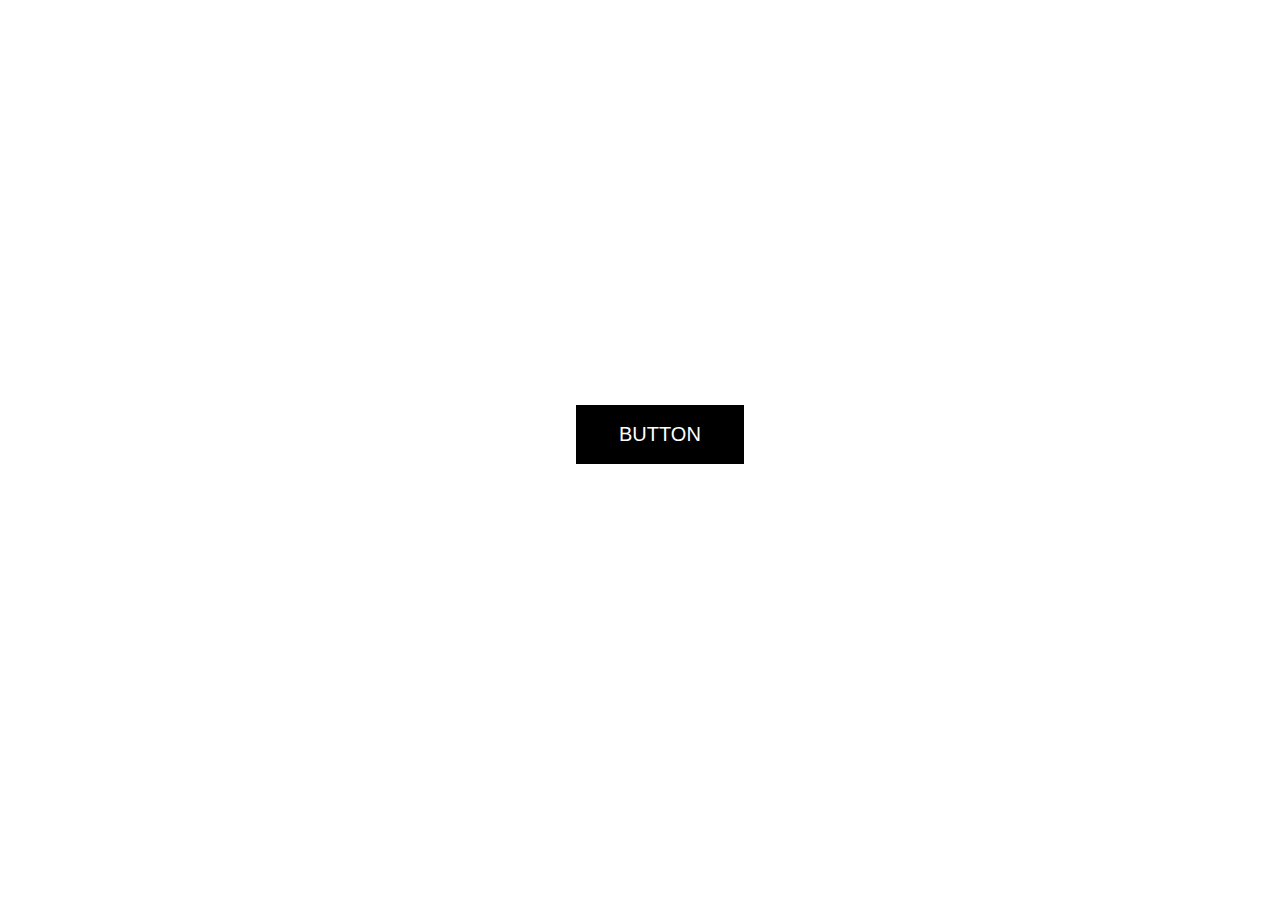
<file: flip-button/index.html>
<!DOCTYPE html>
<html lang="en">

<head>
  <meta charset="UTF-8">
  <meta name="viewport" content="width=device-width, initial-scale=1.0">
  <meta http-equiv="X-UA-Compatible" content="ie=edge">
  <link rel="stylesheet" href="main.css">
  <title>Flip Button Hover Effect</title>
</head>

<body>
  <div class="center">
    <a href="#" title="Button"></a>
  </div>
</body>

</html>
</file>
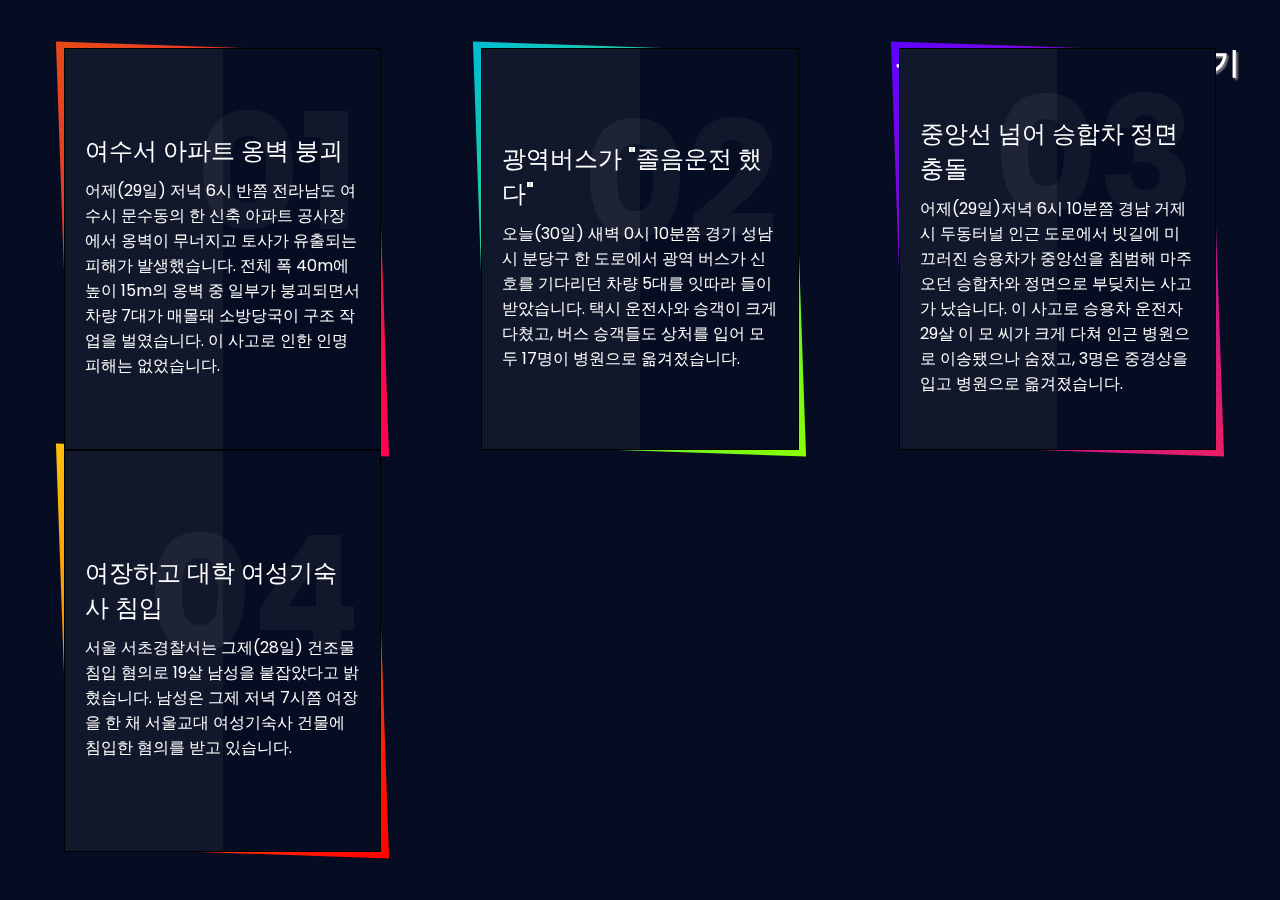
<file: hover-effect/index.html>
<!DOCTYPE html>
<html lang="en">
<head>
  <meta charset="UTF-8">
  <meta name="viewport" content="width=device-width, initial-scale=1.0">
  <meta http-equiv="X-UA-Compatible" content="ie=edge">
  <title>CSS Hover Effects</title>
  <link rel="stylesheet" href="main.css">
</head>
<body>
  <div class="title">유수환 기자의 세상 돌보기</div>
  <div class="container">
    <div class="box">
      <div class="content">
        <h2>01</h2>
        <h3>여수서 아파트 옹벽 붕괴</h3>
        <p>어제(29일) 저녁 6시 반쯤 전라남도 여수시 문수동의 한 신축 아파트 공사장에서 옹벽이 무너지고 토사가 유출되는 피해가 발생했습니다.
          전체 폭 40m에 높이 15m의 옹벽 중 일부가 붕괴되면서 차량 7대가 매몰돼 소방당국이 구조 작업을 벌였습니다. 이 사고로 인한 인명피해는 없었습니다.
        </p>
        <a href="#">기사 더보기</a>
      </div>
    </div>
    <div class="box">
      <div class="content">
        <h2>02</h2>
        <h3>광역버스가 "졸음운전 했다"</h3>
        <p>오늘(30일) 새벽 0시 10분쯤 경기 성남시 분당구 한 도로에서 광역 버스가 신호를 기다리던 차량 5대를 잇따라 들이받았습니다.
          택시 운전사와 승객이 크게 다쳤고, 버스 승객들도 상처를 입어 모두 17명이 병원으로 옮겨졌습니다.</p>
        <a href="#">기사 더보기</a>      
      </div>
    </div>
    <div class="box">
      <div class="content">
        <h2>03</h2>
        <h3>중앙선 넘어 승합차 정면충돌</h3>
        <p>어제(29일)저녁 6시 10분쯤 경남 거제시 두동터널 인근 도로에서 빗길에 미끄러진 승용차가 중앙선을 침범해 마주 오던 승합차와 정면으로 부딪치는 사고가 났습니다.
          이 사고로 승용차 운전자 29살 이 모 씨가 크게 다쳐 인근 병원으로 이송됐으나 숨졌고, 3명은 중경상을 입고 병원으로 옮겨졌습니다.</p>
        <a href="#">기사 더보기</a>     
      </div>
    </div>
    <div class="box">
      <div class="content">
        <h2>04</h2>
        <h3>여장하고 대학 여성기숙사 침입</h3>
        <p>서울 서초경찰서는 그제(28일) 건조물침입 혐의로 19살 남성을 붙잡았다고 밝혔습니다.
          남성은 그제 저녁 7시쯤 여장을 한 채 서울교대 여성기숙사 건물에 침입한 혐의를 받고 있습니다.</p>
        <a href="#">기사 더보기</a>     
      </div>
    </div>
  </div>
</body>
</html>
</file>
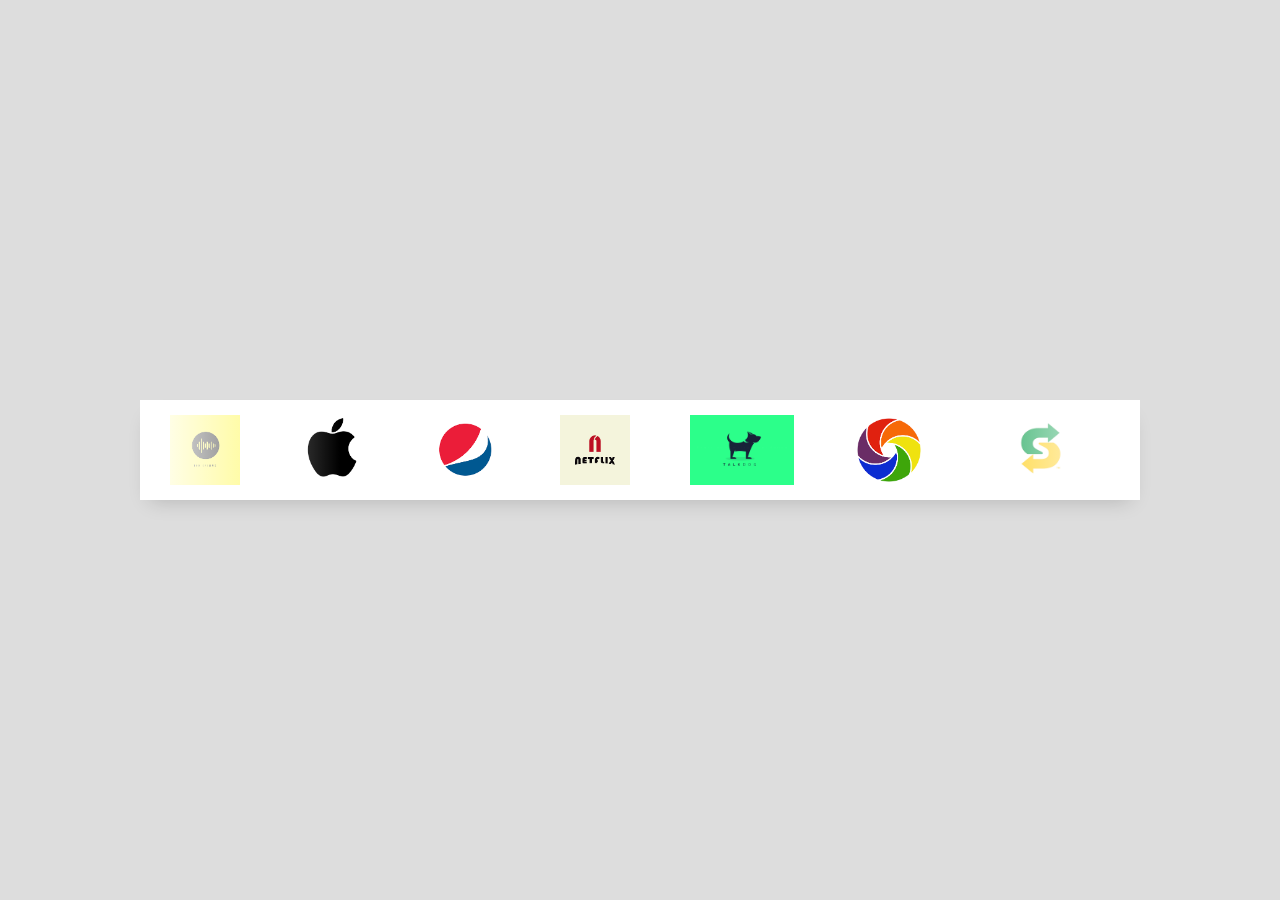
<file: image-carousel/index.html>
<!DOCTYPE html>
<html lang="en">
<head>
  <meta charset="UTF-8">
  <meta name="viewport" content="width=device-width, initial-scale=1.0">
  <meta http-equiv="X-UA-Compatible" content="ie=edge">
  <link rel="stylesheet" href="main.css">
  <title>image-carousel</title>
</head>
<body>
  <div class="wrapper">
    <div class="slider">
      <div class="slide">
        <img src="logo1.png" alt="">
        <img src="logo2.png" alt="">
        <img src="logo3.png" alt="">
        <img src="logo4.png" alt="">
        <img src="logo5.png" alt="">
        <img src="logo6.png" alt="">
        <img src="logo7.png" alt="">
      </div>
      <div class="slide">
        <img src="logo1.png" alt="">
        <img src="logo2.png" alt="">
        <img src="logo3.png" alt="">
        <img src="logo4.png" alt="">
        <img src="logo5.png" alt="">
        <img src="logo6.png" alt="">
        <img src="logo7.png" alt="">
      </div>
    </div>
  </div>
</body>
</html>
</file>
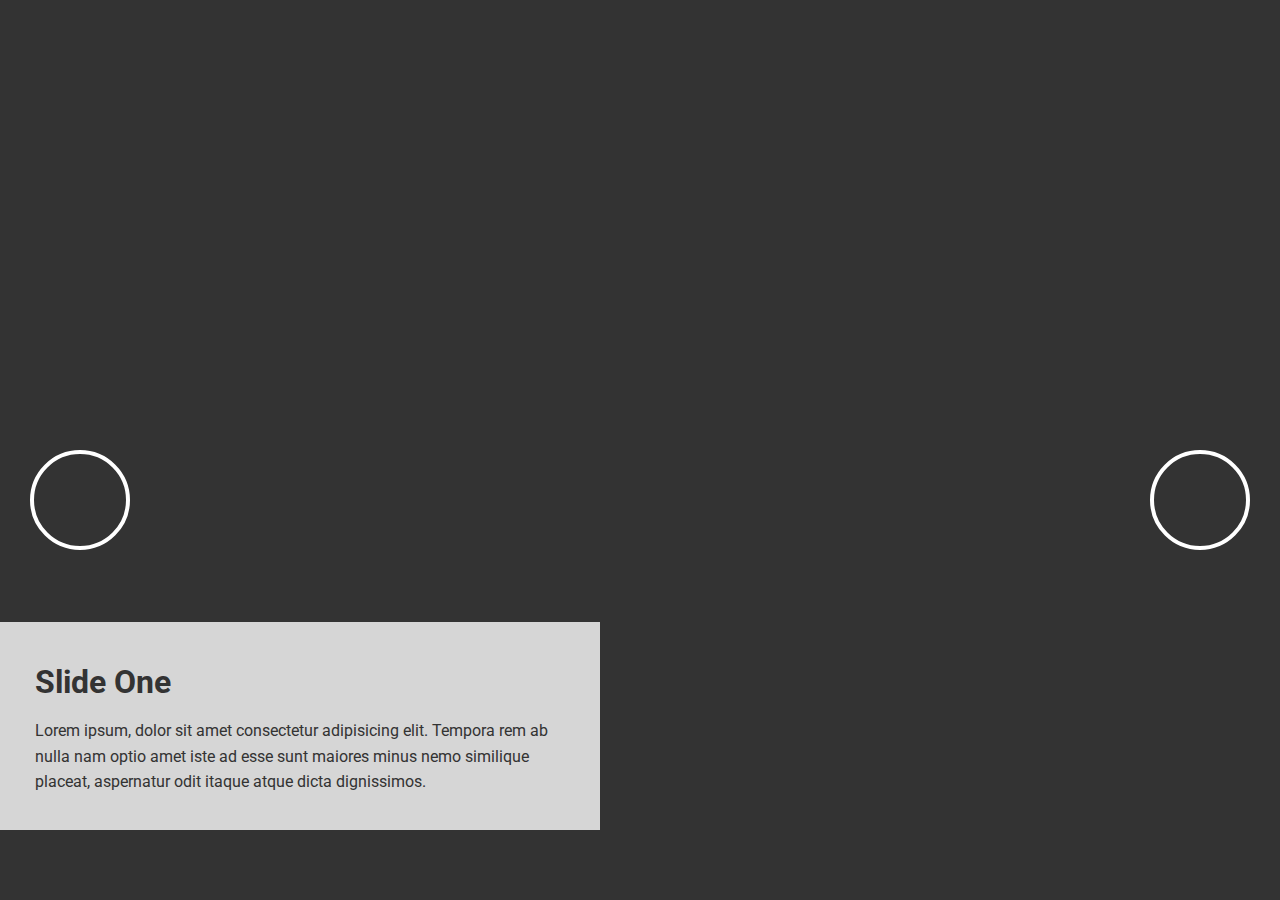
<file: image-slider/index.html>
<!DOCTYPE html>
<html lang="en">

<head>
  <meta charset="UTF-8">
  <meta name="viewport" content="width=device-width, initial-scale=1.0">
  <meta http-equiv="X-UA-Compatible" content="ie=edge">
  <title>Full Screeen Slider</title>
  <link rel="stylesheet" href="style.css">
  <link rel="stylesheet" href="https://use.fontawesome.com/releases/v5.8.2/css/all.css"
    integrity="sha384-oS3vJWv+0UjzBfQzYUhtDYW+Pj2yciDJxpsK1OYPAYjqT085Qq/1cq5FLXAZQ7Ay" crossorigin="anonymous">

</head>

<body>
  <div class="slider">
    <div class="slide current">
      <div class="content">
        <h1>Slide One</h1>
        <p>Lorem ipsum, dolor sit amet consectetur adipisicing elit. Tempora rem ab nulla nam optio amet iste ad esse
          sunt maiores minus nemo similique placeat, aspernatur odit itaque atque dicta dignissimos.</p>
      </div>
    </div>
    <div class="slide">
      <div class="content">
        <h1>Slide Two</h1>
        <p>Lorem ipsum, dolor sit amet consectetur adipisicing elit. Tempora rem ab nulla nam optio amet iste ad esse
          sunt maiores minus nemo similique placeat, aspernatur odit itaque atque dicta dignissimos.</p>
      </div>
    </div>
    <div class="slide">
      <div class="content">
        <h1>Slide Three</h1>
        <p>Lorem ipsum, dolor sit amet consectetur adipisicing elit. Tempora rem ab nulla nam optio amet iste ad esse
          sunt maiores minus nemo similique placeat, aspernatur odit itaque atque dicta dignissimos.</p>
      </div>
    </div>
    <div class="slide">
      <div class="content">
        <h1>Slide Four</h1>
        <p>Lorem ipsum, dolor sit amet consectetur adipisicing elit. Tempora rem ab nulla nam optio amet iste ad esse
          sunt maiores minus nemo similique placeat, aspernatur odit itaque atque dicta dignissimos.</p>
      </div>
    </div>
    <div class="slide">
      <div class="content">
        <h1>Slide Five</h1>
        <p>Lorem ipsum, dolor sit amet consectetur adipisicing elit. Tempora rem ab nulla nam optio amet iste ad esse
          sunt maiores minus nemo similique placeat, aspernatur odit itaque atque dicta dignissimos.</p>
      </div>
    </div>
    <div class="slide">
      <div class="content">
        <h1>Slide Six</h1>
        <p>Lorem ipsum, dolor sit amet consectetur adipisicing elit. Tempora rem ab nulla nam optio amet iste ad esse
          sunt maiores minus nemo similique placeat, aspernatur odit itaque atque dicta dignissimos.</p>
      </div>
    </div>
  </div>
  <div class="buttons">
    <button id="prev"><i class="fas fa-arrow-left"></i></button>
    <button id="next"><i class="fas fa-arrow-right"></i></button>
  </div>
  <script src="main.js"></script>
</body>

</html>
</file>
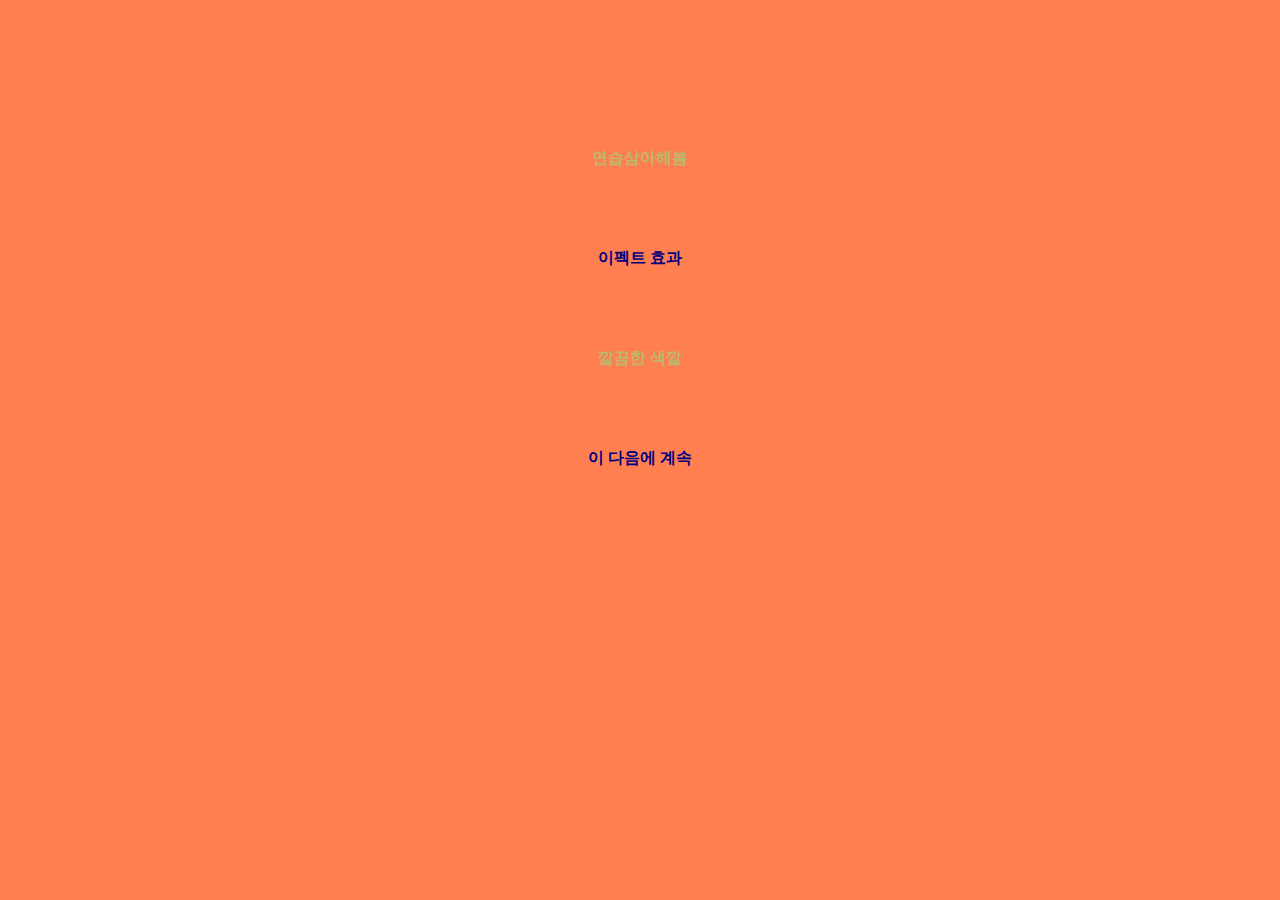
<file: slide-text-effect/TextEffect.html>
<!DOCTYPE html>
<html lang="en">
<head>
  <meta charset="UTF-8">
  <meta name="viewport" content="width=device-width, initial-scale=1.0">
  <meta http-equiv="X-UA-Compatible" content="ie=edge">
  <link rel="stylesheet" href="./main.css">
  <title>Sliding Text Effect</title>
</head>
<body>
  <div class="perspective-text">
    <div class="perspective-line">
      <p></p>
      <p>연습삼아해봄</p>
    </div>
    <div class="perspective-line">
      <p>연습삼아해봄</p>
      <p>이펙트 효과</p>
    </div>
    <div class="perspective-line">
      <p>이펙트 효과</p>
      <p>깔끔한 색깔</p>
    </div>
    <div class="perspective-line">
      <p>깔끔한 색깔</p>
      <p>이 다음에 계속</p>
    </div>
    <div class="perspective-line">
      <p>이 다음에 계속</p>
      <p></p>
    </div>
  </div>
</body>
</html>
</file>
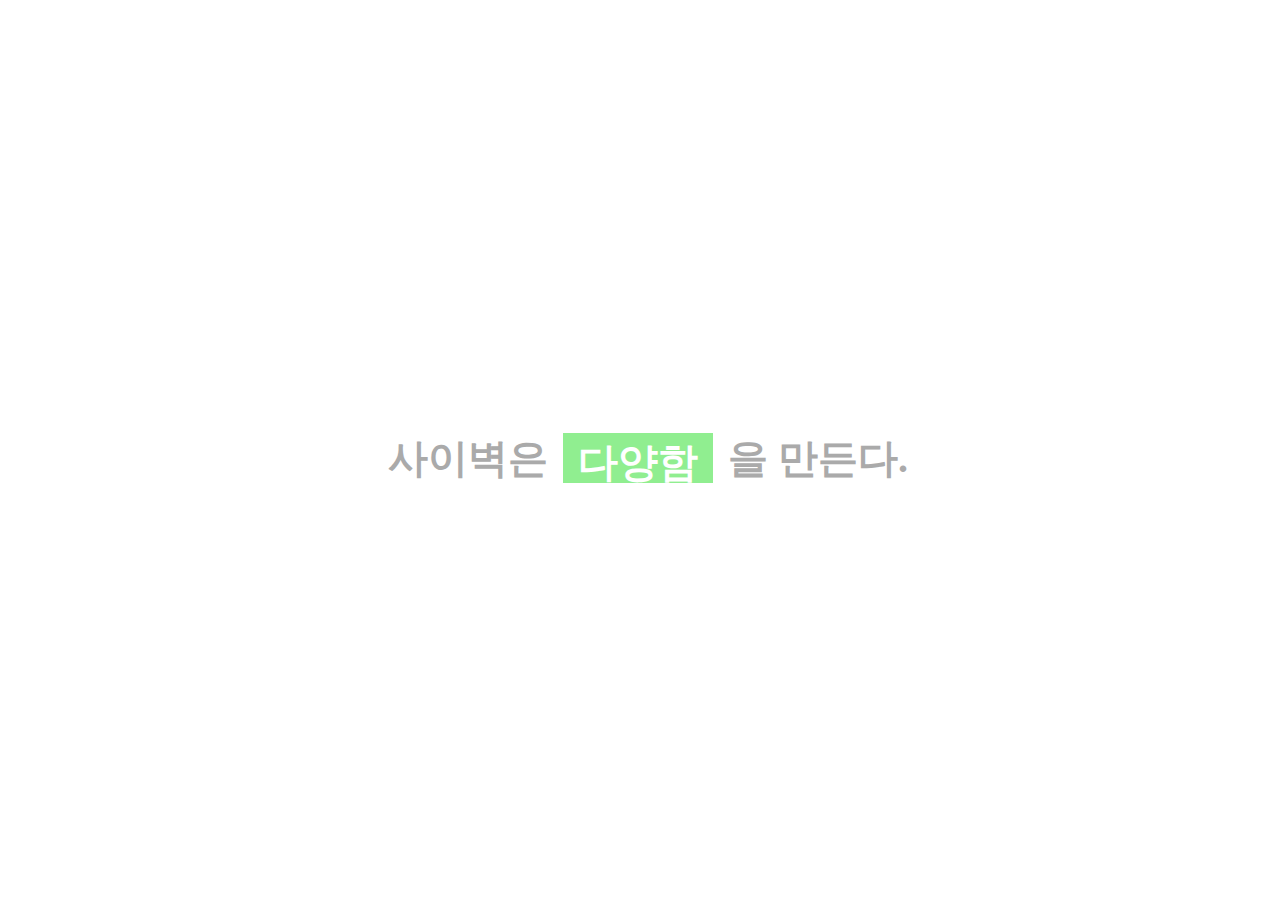
<file: text-animation/text-animation.html>
<!DOCTYPE html>
<html lang="en">

<head>
  <meta charset="UTF-8">
  <meta name="viewport" content="width=device-width, initial-scale=1.0">
  <meta http-equiv="X-UA-Compatible" content="ie=edge">
  <link rel="stylesheet" href="main.css">
  <title>Text-animation</title>
</head>

<body>
  <div class="content">
    <div class="slider-wrapper">
      사이벽은
      <div class="slider">
        <div class="slider-text1">다양함</div>
        <div class="slider-text2">감각</div>
        <div class="slider-text3">젊음</div>
      </div>
      <span class="span">을 만든다.</span>
    </div>
  </div>
</body>

</html>
</file>
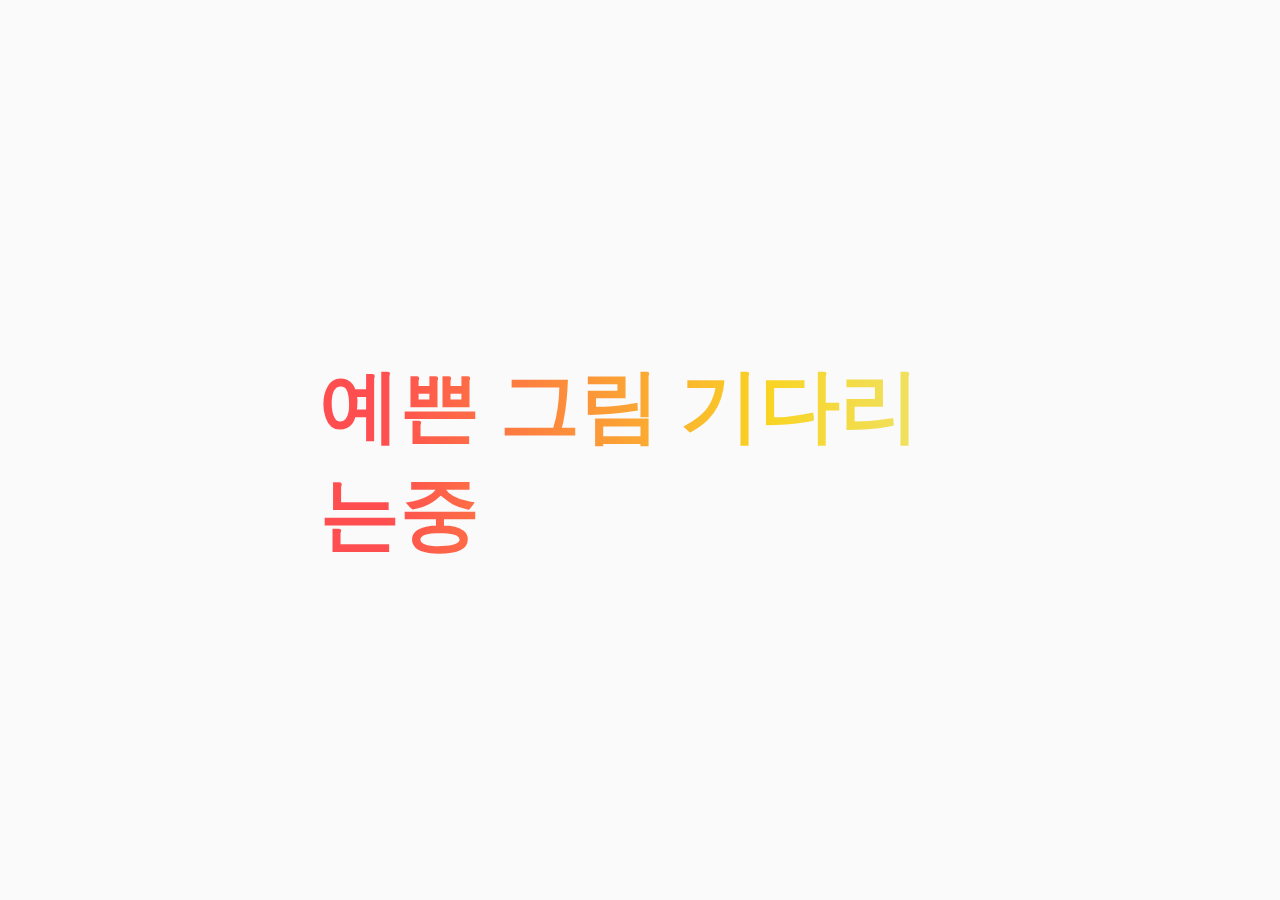
<file: components/loadings/text-loading.html>
<!DOCTYPE html>
<html lang="en">
<head>
  <meta charset="UTF-8">
  <meta name="viewport" content="width=device-width, initial-scale=1.0">
  <meta http-equiv="X-UA-Compatible" content="ie=edge">
  <title>Document</title>
  <style>
    body{
        background-color:#fafafa;
    }
    .container {
      position: absolute;
      top: 50%;
      left: 50%;
      -webkit-transform: translate(-50%, -50%);
          -ms-transform: translate(-50%, -50%);
              transform: translate(-50%, -50%);
    }
    .body--gradient {
      font-size: 5rem;
      -webkit-transition: all 1s ease;
      -o-transition: all 1s ease;
      transition: all 1s ease;
      color: #ede574;
      background-color: #ede574;
      background: -o-linear-gradient(left, #ff4e50 10% , #fc913a, #f9d423, #ede574);
      background: -webkit-linear-gradient(left, #ff4e50 10% , #fc913a, #f9d423, #ede574);
      -webkit-background-clip: text;
      -moz-background-clip: text;
      -webkit-text-fill-color: transparent;
      background-clip: text;
      -webkit-animation: body--gradient 2s infinite forwards ease-in-out;
      animation: body--gradient 2s infinite forwards ease-in-out;
      margin-bottom: 5%;
    }
    @keyframes body--gradient{
      30% {
        background: -webkit-linear-gradient(right, #ede574, #f9d423, #fc913a,#ff4e50);
        -webkit-background-clip: text;
        -webkit-text-fill-color: transparent;
        background-clip: text;
        background-position: -860px;
       }
    }
  </style>
</head>
<body>
  <div class="container">
    <h1 class="body--gradient">
      예쁜 그림 기다리는중
    </h1>
  </div>
</body>
<script>
  const text = ['꿈에 나온 그림 기다리기', '오늘 밤 시공할 벽화 뽑는중', '살아있는 색상 나오는중', '포트폴리오 뽑는중']
  const target = document.querySelector('.body--gradient')
  let index = 0
  let loading = true
  
  let textChange = setInterval(() => {
    target.textContent = text[index]
    index ++
  },2000)
  
  if (index > 3) {
    index = 0
    return clearInterval(textChange)
  }
  
  textChange()
  


  
  
</script>
</html>
</file>
<file: flip-button/main.css>
body {
  margin: 0;
  padding: 0;
}

.center {
  position: absolute;
  top: 45%;
  left: 45%;
  transform: translate(-50%, -50%);
}

a {
  font-size: 20px;
  font-family: arial;
  text-decoration: none;
  text-transform: uppercase;
  transform-style: preserve-3d;
  position: relative;
  transition: .5s;
}

a:before {
  content: attr(title);
  position: absolute;
  top: 0;
  left: 0;
  padding: 15px 40px;
  background: #fff;
  color: #000;
  border: 3px solid #000;
  transition: .5s;
  transform-origin: right;
  transform: translateX(-100%) rotateY(90deg);
}

a:after {
  content: attr(title);
  position: absolute;
  top: 0;
  left: 0;
  padding: 15px 40px;
  background: #000;
  color: #fff;
  border: 3px solid #000;
  transform-origin: left;
  transform: translateX(0) rotateY(0deg);
}

a:hover:before {
  transform: translateX(0) rotateY(0deg);
}

a:hover:after {
  transform: translateX(100%) rotateY(90deg);
}
</file>
<file: hover-effect/main.css>
@import url('https://fonts.googleapis.com/css?family=Poppins:100,200,300,400,500,600,700,800,900');

body {
  margin: 0;
  padding: 0;
  display: flex;
  justify-content: center;
  align-items: center;
  min-height: 100vh;
  background: #060c21;
  font-family: 'Poppins', sans-serif;
}

.title {
  position: fixed;
  color: #fff;
  top: 0;
  right: 0;
  padding: 40px;
  font-size: 30px;
  font-weight: 900;
  text-shadow: 2px 2px 2px gray;
}

.container {
  position: relative;
  width: 90%;
  display: grid;
  grid-template-columns: repeat(auto-fill, minmax(300px, 1fr));
  grid-gap: 0 100px;
  grid-template-rows: auto;
}

.container .box {
  position: relative;
  height: 400px;
  background: #060c21;
  display: flex;
  justify-content: center;
  align-items: center;
  border: 1px solid #000;
}

.container .box:before {
  content : '';
  position: absolute;
  top: -2px;
  left: -2px;
  right: -2px;
  bottom: -2px;
  background: #fff;
  transform: skew(2deg, 2deg);
  z-index: -1;
}

.container .box:nth-child(1):before {
  background: linear-gradient(315deg, #ff0057, #e64a19);
}
.container .box:nth-child(2):before {
  background: linear-gradient(315deg, #89ff00, #00bcd4);
}
.container .box:nth-child(3):before {
  background: linear-gradient(315deg, #e91e63, #5d02ff);
}
.container .box:nth-child(4):before {
  background: linear-gradient(315deg, #ff0000, #ffc107);
}

.container .box:after {
  content: '';
  position: absolute;
  top: 0;
  left: 0;
  width: 50%;
  height: 100%;
  background: rgba(255,255,255,0.05);
  pointer-events: none;
}

.content {
  position: relative;
  padding: 20px;
  transform: translateY(40px);

}

.box .content h2 {
  position: absolute;
  top: -60px;
  right: 20px;
  margin: 0;
  padding: 0;
  font-size: 10em;
  color: rgba(255,255,255,.05);
  transition: 0.5s;
}

.box:hover .content h2 {
  top: -140px; 
}

.box .content h3 {
  margin: 0 0 10px;
  padding: 0;
  font-size: 24px;
  font-weight: 500;
  color: #fff;
}

.box .content p {
  margin: 0;
  padding: 0;
  color: #fff;
  font-size: 16px;
}

.box .content a {
  position: relative;
  margin: 20px 0 0;
  padding: 10px 20px;
  text-decoration: none;
  border: 1px solid #fff;
  display: inline-block;
  color: #fff;
  transition: 0.5s;
  transform: translateY(-40px);
  visibility: hidden;
}

.box:hover .content a {
  transform: translateY(0);
  opacity: 1;
  visibility: visible;

}

.box .content a:hover {
  color: #000;
  background: #fff;
}
</file>
<file: image-carousel/main.css>
html,body {
  margin: 0;
  width: 100%;
  height: 100%;
}

body {
  background: #ddd;
}

.wrapper {
  width: 100vw;
  height: 100vh;
  display: flex;
  align-items : center;
  justify-content: center;
}

.slider {
  width: 1000px;
  height: 100px;
  position: relative;
  background: white;
  box-shadow: 0 10px 20px -10px rgba(0,0,0,0.2);
  display:flex;
  overflow:hidden;
}

.slider::before, .slider::after {
  height: 100px;
  width: 200px;
  position: absolute;
  content: "";
  background: linear-gradient(to right, white 0%, rgba(255,255,255,0) 100%);
  z-index: 2;
}

.slider::before {
  left: 0;
  top: 0;
}

.slider::after {
  right:0;
  top:0;
  transform: rotateZ(180deg);
}

.slide {
  height: 100px;
  display: flex;
  align-items: center;
  animation: slideshow 8s linear infinite;
}

@keyframes slideshow {
  0% {transform: translateX(0);}
  100% {transform: translateX(-100%);}
}

.slide img {
  height: 70px;
  padding: 0 30px 0 30px;
}
</file>
<file: image-slider/style.css>
@import url('https://fonts.googleapis.com/css?family=Roboto&display=swap');

* {
  box-sizing: border-box;
  margin: 0;
  padding: 0;
}

body {
  font-family: 'Roboto', sans-serif;
  background: #333;
  color: #fff;
  line-height: 1.6;
}

.slider {
  position: relative;
  overflow: hidden;
  height: 100vh;
  width: 100vw;
}

.slide {
  position: absolute;
  top: 0;
  left: 0;
  width: 100%;
  height: 100%;
  opacity: 0;
  transition: opacity 0.4s ease-in-out;
}

.slide.current {
  opacity: 1;
}

.slide .content {
  position: absolute;
  bottom: 70px;
  left: -600px;
  opacity: 0;
  width: 600px;
  background-color: rgba(255, 255, 255, 0.8);
  color: #333;
  padding: 35px;
}

.slide .content h1 {
  margin-bottom: 10px;
}

.slide.current .content {
  opacity: 1;
  transform: translateX(600px);
  transition: all 0.7s ease-in-out 0.3s;
}

.buttons button#next {
  position: absolute;
  top: 50%;
  right: 30px;
}

.buttons button#prev {
  position: absolute;
  top: 50%;
  left: 30px;
}

.buttons button {
  border: 4px solid #fff;
  background-color: transparent;
  color: #fff;
  cursor: pointer;
  width: 100px;
  height: 100px;
  font-size: 2rem;
  padding: 13px 15px;
  border-radius: 50%;
  outline: none;
}

.buttons button:hover {
  background-color: #fff;
  color: #333;
}

@media(max-width: 500px) {
  .slide .content {
    bottom: -300px;
    left: 0;
    width: 100%;
  }

  .slide.current .content {
    transform: translateY(-300px);
  }
}


/* Backgorund Images */

.slide:first-child {
  background: url('https://source.unsplash.com/RyRpq9SUwAU/1600x900') no-repeat center top/cover;
}

.slide:nth-child(2) {
  background: url('https://source.unsplash.com/BeOW_PJjA0w/1600x900') no-repeat center top/cover;
}

.slide:nth-child(3) {
  background: url('https://source.unsplash.com/TMOeGZw9NY4/1600x900') no-repeat center top/cover;
}

.slide:nth-child(4) {
  background: url('https://source.unsplash.com/yXpA_eCbtzI/1600x900') no-repeat center top/cover;
}

.slide:nth-child(5) {
  background: url('https://source.unsplash.com/ULmaQh9Gvbg/1600x900') no-repeat center top/cover;
}

.slide:nth-child(6) {
  background: url('https://source.unsplash.com/ggZuL3BTSJU/1600x900') no-repeat center center/cover;
}
</file>
<file: slide-text-effect/main.css>
body {
  background-color: coral;
  overflow: hidden;
  text-align: center;
}

.perspective-text {
  color: black;
  font-weight: 900;
  text-transform: uppercase;
}

.perspective-line {
  height: 100px;
  overflow: hidden;
}

p {
  margin: 0;
  height: 100px;
  line-height: 100px;
  transition: all 0.5s ease-in-out
}

.perspective-line:nth-child(odd) {
  color: navy;
}

.perspective-line:nth-child(odd):hover {
  background-color: #fafa73;
}

.perspective-line:nth-child(even) {
  color: darkkhaki;
}

.perspective-line:nth-child(even):hover {
  background-color: #278182;
}

.perspective-line:hover p{
  transform: translate(0, -100px);
}
</file>
<file: text-animation/main.css>
.content {
  width: 100vw;
  height: 100vh;
  display: flex;
  align-items: center;
  justify-content: center;
}

.slider-wrapper {
  font-size: 40px;
  color: #aaa;
  font-weight: 900;
  display: flex;
  align-items: center;
  justify-content: center;
}

.slider {
  height: 50px;
  padding-left: 15px;
  overflow: hidden;
}

.slider div {
  color: #fff;
  height: 50px;
  margin-bottom: 50px;
  padding: 2px 15px;
  text-align: center;
  box-sizing: border-box;
}

.slider-text1 {
  background: lightgreen;
  animation: slide 5s linear infinite;
}

.slider-text2 {
  background: skyblue;
}

.slider-text3 {
  background: lightcoral;
}

@keyframes slide {
  0% {
    margin-top: -300px;
  }

  10% {
    margin-top: -200px;
  }

  33% {
    margin-top: -200px;
  }

  43% {
    margin-top: -100px;
  }

  66% {
    margin-top: -100px;
  }

  76% {
    margin-top: 0px;
  }

  100% {
    margin-top: 0px;
  }
}

.span {
  margin-left: 15px;
}
</file>
